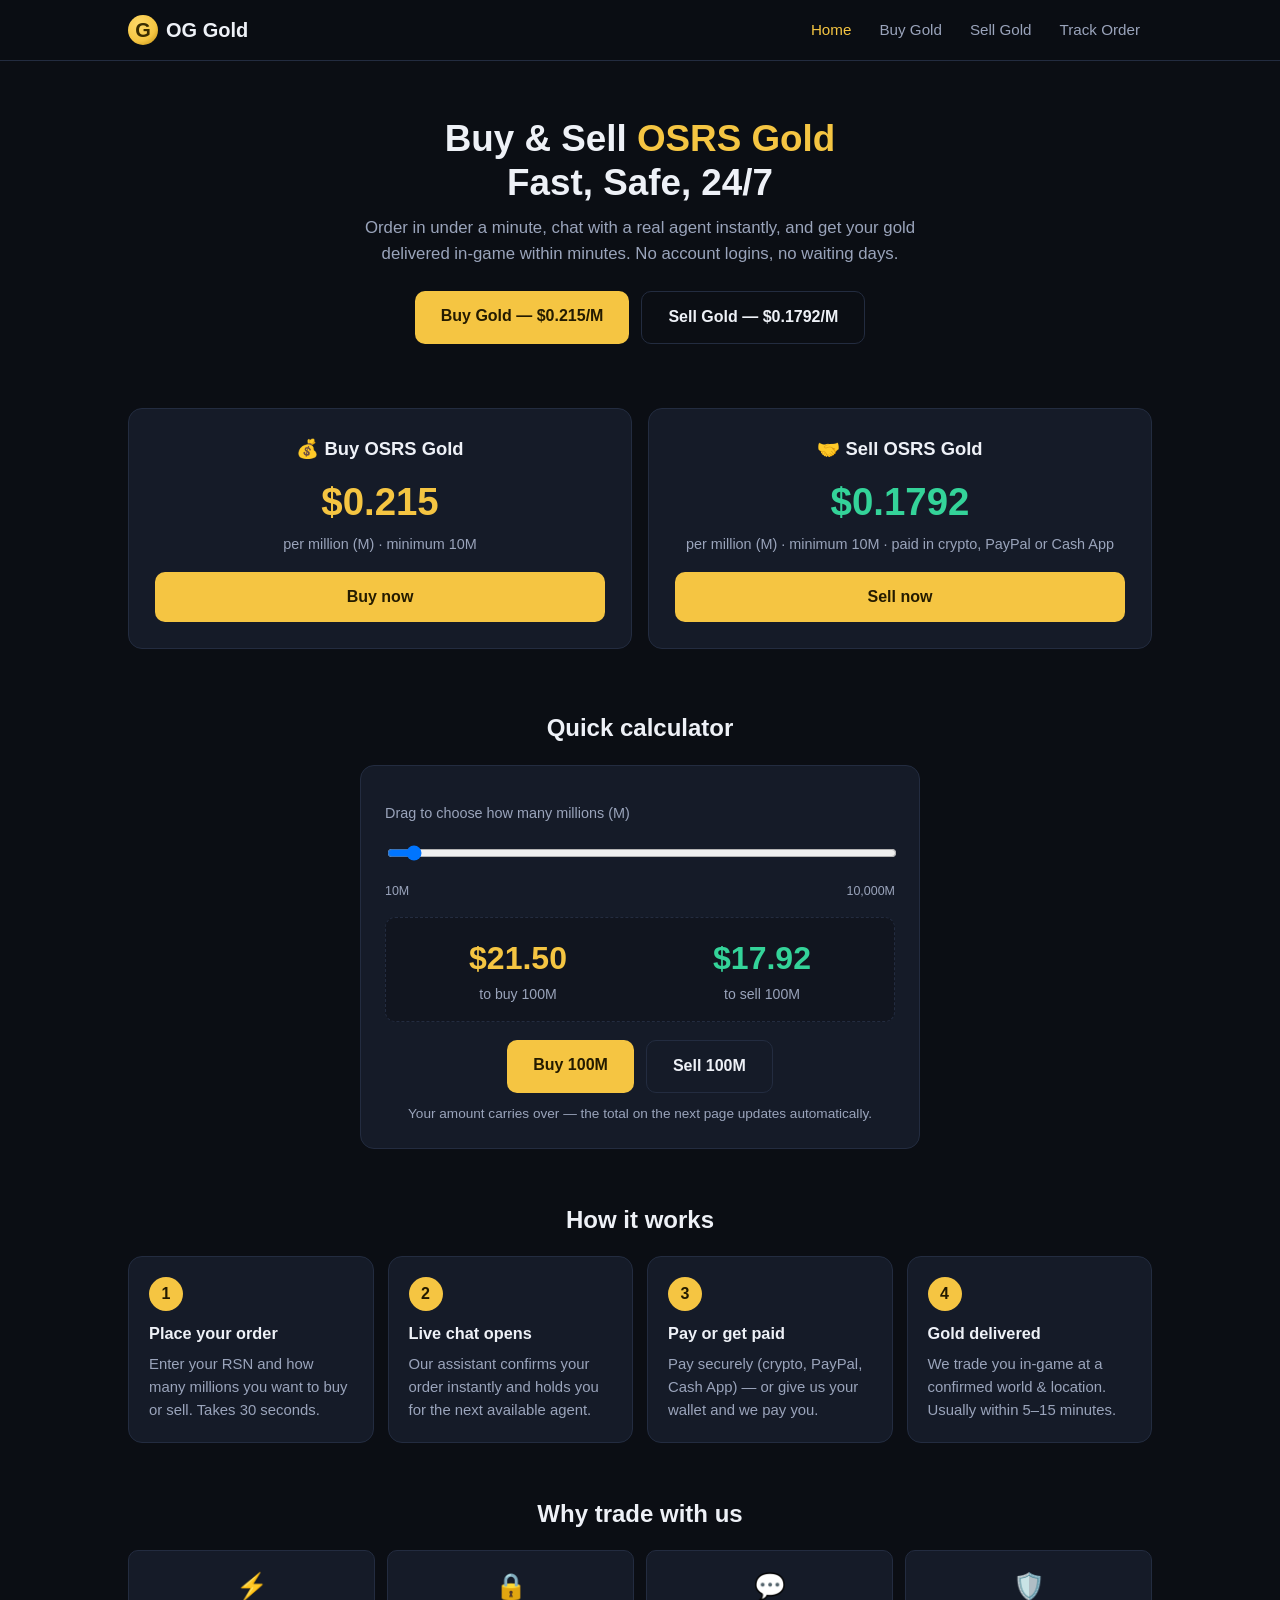
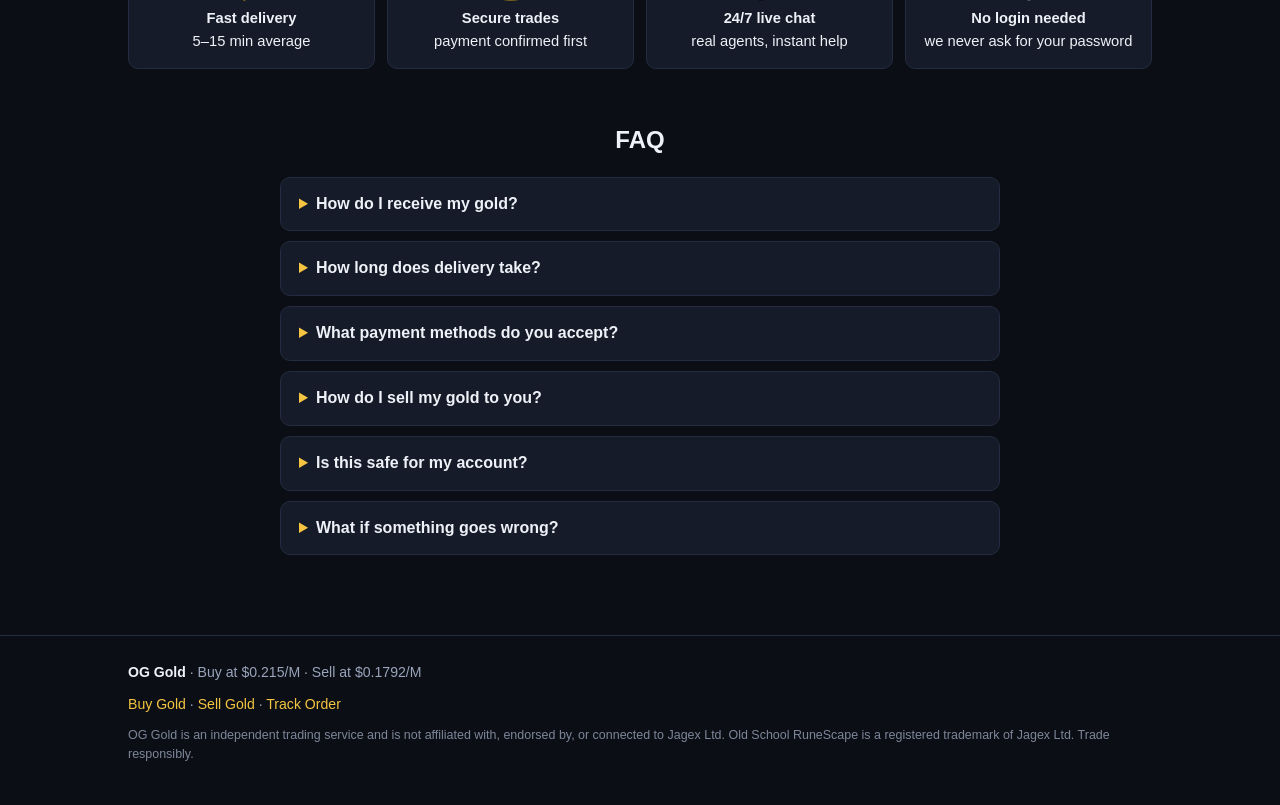
<file: index.html>
<!DOCTYPE html>
<html lang="en">
<head>
<meta charset="UTF-8" />
<meta name="viewport" content="width=device-width, initial-scale=1.0" />
<title>OG Gold — Buy & Sell OSRS Gold Fast | $0.215/M</title>
<meta name="description" content="Buy OSRS gold at $0.215/M or sell your gold at $0.1792/M. Fast in-game delivery, secure payment, 24/7 live chat support." />
<meta property="og:title" content="OG Gold — Buy & Sell OSRS Gold" />
<meta property="og:description" content="Buy at $0.215/M · Sell at $0.1792/M · Fast delivery · 24/7 live chat" />
<meta property="og:type" content="website" />
<link rel="icon" href="data:image/svg+xml,<svg xmlns='http://www.w3.org/2000/svg' viewBox='0 0 100 100'><circle cx='50' cy='50' r='46' fill='%23f5c542'/><text x='50' y='66' font-size='52' text-anchor='middle' font-weight='900' fill='%233a2c00'>G</text></svg>" />
<link rel="stylesheet" href="assets/css/style.css" />
</head>
<body>

<nav class="nav"><div class="wrap">
  <a class="logo" href="index.html"><span class="coin">G</span> OG Gold</a>
  <div class="nav-links">
    <a href="index.html" class="active">Home</a>
    <a href="buy.html">Buy Gold</a>
    <a href="sell.html">Sell Gold</a>
    <a href="track.html">Track Order</a>
  </div>
</div></nav>

<div class="wrap">
  <header class="hero">
    <h1>Buy &amp; Sell <span class="gold">OSRS Gold</span><br />Fast, Safe, 24/7</h1>
    <p>Order in under a minute, chat with a real agent instantly, and get your gold delivered in-game within minutes. No account logins, no waiting days.</p>
    <div class="hero-cta">
      <a class="btn" href="buy.html">Buy Gold — $0.215/M</a>
      <a class="btn ghost" href="sell.html">Sell Gold — $0.1792/M</a>
    </div>
  </header>

  <div class="prices">
    <div class="price-card">
      <h2>💰 Buy OSRS Gold</h2>
      <div class="rate">$0.215</div>
      <div class="per">per million (M) · minimum 10M</div>
      <a class="btn block" href="buy.html">Buy now</a>
    </div>
    <div class="price-card sell">
      <h2>🤝 Sell OSRS Gold</h2>
      <div class="rate">$0.1792</div>
      <div class="per">per million (M) · minimum 10M · paid in crypto, PayPal or Cash App</div>
      <a class="btn block" href="sell.html">Sell now</a>
    </div>
  </div>

  <section class="block">
    <h2>Quick calculator</h2>
    <div class="calc">
      <label for="homeM">Drag to choose how many millions (M)</label>
      <input id="homeM" type="range" min="10" max="10000" step="10" value="100" aria-label="Gold amount slider" />
      <div class="slider-labels"><span>10M</span><span>10,000M</span></div>
      <div class="out">
        <div style="display:flex; justify-content:space-around; gap:12px; flex-wrap:wrap">
          <div><div class="amt" id="homeBuyOut">$21.50</div><div class="sub">to buy <span id="homeMAmt">100</span>M</div></div>
          <div><div class="amt" id="homeSellOut" style="color:var(--green)">$17.92</div><div class="sub">to sell <span id="homeMAmt2">100</span>M</div></div>
        </div>
      </div>
      <div style="display:flex; gap:12px; margin-top:18px; flex-wrap:wrap; justify-content:center">
        <a class="btn" id="homeBuyBtn" href="buy.html?m=100">Buy 100M</a>
        <a class="btn ghost" id="homeSellBtn" href="sell.html?m=100">Sell 100M</a>
      </div>
      <div class="hint" style="margin-top:10px; text-align:center; color:var(--muted); font-size:.85rem">Your amount carries over — the total on the next page updates automatically.</div>
    </div>
  </section>

  <section class="block">
    <h2>How it works</h2>
    <div class="steps">
      <div class="step"><div class="n">1</div><h3>Place your order</h3><p>Enter your RSN and how many millions you want to buy or sell. Takes 30 seconds.</p></div>
      <div class="step"><div class="n">2</div><h3>Live chat opens</h3><p>Our assistant confirms your order instantly and holds you for the next available agent.</p></div>
      <div class="step"><div class="n">3</div><h3>Pay or get paid</h3><p>Pay securely (crypto, PayPal, Cash App) — or give us your wallet and we pay you.</p></div>
      <div class="step"><div class="n">4</div><h3>Gold delivered</h3><p>We trade you in-game at a confirmed world &amp; location. Usually within 5–15 minutes.</p></div>
    </div>
  </section>

  <section class="block">
    <h2>Why trade with us</h2>
    <div class="trust">
      <div class="t"><div class="ico">⚡</div><b>Fast delivery</b><br />5–15 min average</div>
      <div class="t"><div class="ico">🔒</div><b>Secure trades</b><br />payment confirmed first</div>
      <div class="t"><div class="ico">💬</div><b>24/7 live chat</b><br />real agents, instant help</div>
      <div class="t"><div class="ico">🛡️</div><b>No login needed</b><br />we never ask for your password</div>
    </div>
  </section>

  <section class="block">
    <h2>FAQ</h2>
    <div class="faq">
      <details><summary>How do I receive my gold?</summary><p>After your order, live chat opens and an agent confirms a world and in-game location (usually the Grand Exchange). You trade our mule — no account info ever needed.</p></details>
      <details><summary>How long does delivery take?</summary><p>Most orders complete within 5–15 minutes of payment confirmation. Large orders (1B+) may be split across a few trades.</p></details>
      <details><summary>What payment methods do you accept?</summary><p>Bitcoin, Ethereum, USDT, Litecoin, PayPal and Cash App. The agent shares the exact payment address inside live chat after your order.</p></details>
      <details><summary>How do I sell my gold to you?</summary><p>Go to Sell Gold, enter your RSN, the amount, and where to send your money. An agent confirms, you trade us the gold in-game, then we pay you.</p></details>
      <details><summary>Is this safe for my account?</summary><p>We trade using normal in-game trades, the same as trading any player. We never ask for your password or login — anyone who does is not us.</p></details>
      <details><summary>What if something goes wrong?</summary><p>Keep your ticket ID and message us in live chat immediately. Every order is tracked end-to-end and nothing is marked complete until you confirm.</p></details>
    </div>
  </section>
</div>

<footer><div class="wrap">
  <div><b style="color:var(--text)">OG Gold</b> · Buy at $0.215/M · Sell at $0.1792/M</div>
  <div><a href="buy.html">Buy Gold</a> · <a href="sell.html">Sell Gold</a> · <a href="track.html">Track Order</a></div>
  <div class="fine">OG Gold is an independent trading service and is not affiliated with, endorsed by, or connected to Jagex Ltd. Old School RuneScape is a registered trademark of Jagex Ltd. Trade responsibly.</div>
</div></footer>

<script src="assets/js/config.js?v=2"></script>
<script>
(function () {
  var s = document.getElementById("homeM");
  if (!s || typeof CONFIG === "undefined") return;
  function fmt(n) { return "$" + n.toFixed(2); }
  function upd() {
    var m = parseFloat(s.value) || 0;
    var ms = m.toLocaleString("en-US");
    document.getElementById("homeMAmt").textContent = ms;
    document.getElementById("homeMAmt2").textContent = ms;
    document.getElementById("homeBuyOut").textContent = fmt(m * CONFIG.BUY_PRICE_PER_M);
    document.getElementById("homeSellOut").textContent = fmt(m * CONFIG.SELL_PRICE_PER_M);
    var b = document.getElementById("homeBuyBtn"), sl = document.getElementById("homeSellBtn");
    b.href = "buy.html?m=" + m; b.textContent = "Buy " + ms + "M";
    sl.href = "sell.html?m=" + m; sl.textContent = "Sell " + ms + "M";
  }
  s.addEventListener("input", upd);
  upd();
})();
</script>

</body>
</html>
</file>
<file: assets/css/style.css>
/* ULJR Gold — dark theme, gold accents, mobile-first */
:root {
  --bg: #0b0e14;
  --bg2: #11151f;
  --card: #151b28;
  --line: #232c40;
  --text: #eef1f7;
  --muted: #9aa4bb;
  --gold: #f5c542;
  --gold2: #ffd968;
  --green: #34d399;
  --red: #f87171;
  --blue: #60a5fa;
  --radius: 14px;
}
* { box-sizing: border-box; }
html { scroll-behavior: smooth; }
body {
  margin: 0; background: var(--bg); color: var(--text);
  font-family: -apple-system, BlinkMacSystemFont, "Segoe UI", Roboto, Inter, Arial, sans-serif;
  line-height: 1.55;
}
a { color: var(--gold); text-decoration: none; }
a:hover { text-decoration: underline; }
.wrap { max-width: 1060px; margin: 0 auto; padding: 0 18px; }

/* nav */
.nav { position: sticky; top: 0; z-index: 50; background: rgba(11,14,20,.92); backdrop-filter: blur(8px); border-bottom: 1px solid var(--line); }
.nav .wrap { display: flex; align-items: center; gap: 14px; height: 60px; }
.logo { font-weight: 800; font-size: 1.25rem; color: var(--text); display: flex; align-items: center; gap: 8px; }
.logo .coin { width: 30px; height: 30px; border-radius: 50%;
  background: radial-gradient(circle at 35% 30%, var(--gold2), var(--gold) 60%, #b8860b);
  display: inline-flex; align-items: center; justify-content: center; color: #3a2c00; font-weight: 900; }
.logo:hover { text-decoration: none; }
.nav-links { margin-left: auto; display: flex; gap: 4px; align-items: center; }
.nav-links a { color: var(--muted); padding: 8px 12px; border-radius: 8px; font-size: .95rem; }
.nav-links a:hover { color: var(--text); background: var(--bg2); text-decoration: none; }
.nav-links a.active { color: var(--gold); }

/* buttons */
.btn { display: inline-block; border: 0; cursor: pointer; font-weight: 700; font-size: 1rem;
  padding: 13px 26px; border-radius: 10px; background: var(--gold); color: #241b00; transition: transform .08s; }
.btn:hover { filter: brightness(1.06); text-decoration: none; }
.btn:active { transform: scale(.98); }
.btn.ghost { background: transparent; border: 1px solid var(--line); color: var(--text); }
.btn.small { padding: 8px 14px; font-size: .88rem; }
.btn.block { width: 100%; }
.btn:disabled { opacity: .55; cursor: not-allowed; }

/* hero */
.hero { padding: 56px 0 30px; text-align: center; }
.hero h1 { font-size: 2.3rem; margin: 0 0 10px; line-height: 1.2; }
.hero h1 .gold { color: var(--gold); }
.hero p { color: var(--muted); max-width: 620px; margin: 0 auto 24px; font-size: 1.05rem; }
.hero-cta { display: flex; gap: 12px; justify-content: center; flex-wrap: wrap; }

/* price cards */
.prices { display: grid; grid-template-columns: 1fr; gap: 16px; margin: 34px 0; }
@media (min-width: 640px) { .prices { grid-template-columns: 1fr 1fr; } }
.price-card { background: var(--card); border: 1px solid var(--line); border-radius: var(--radius); padding: 26px; text-align: center; }
.price-card h2 { margin: 0 0 6px; font-size: 1.15rem; }
.price-card .rate { font-size: 2.4rem; font-weight: 800; color: var(--gold); margin: 8px 0 2px; }
.price-card .per { color: var(--muted); font-size: .9rem; margin-bottom: 16px; }
.price-card.sell .rate { color: var(--green); }

/* sections */
section.block { padding: 26px 0; }
section.block h2 { text-align: center; margin: 0 0 18px; font-size: 1.5rem; }
.steps { display: grid; grid-template-columns: 1fr; gap: 14px; }
@media (min-width: 640px) { .steps { grid-template-columns: repeat(4, 1fr); } }
.step { background: var(--card); border: 1px solid var(--line); border-radius: var(--radius); padding: 20px; }
.step .n { width: 34px; height: 34px; border-radius: 50%; background: var(--gold); color: #241b00;
  font-weight: 800; display: flex; align-items: center; justify-content: center; margin-bottom: 10px; }
.step h3 { margin: 0 0 6px; font-size: 1.02rem; }
.step p { margin: 0; color: var(--muted); font-size: .93rem; }

/* calculator */
.calc { background: var(--card); border: 1px solid var(--line); border-radius: var(--radius); padding: 24px; max-width: 560px; margin: 0 auto; }
.calc label { display: block; font-size: .9rem; color: var(--muted); margin: 12px 0 6px; }
.calc input, .calc select, .form input, .form select, .form textarea {
  width: 100%; padding: 12px 14px; border-radius: 10px; border: 1px solid var(--line);
  background: var(--bg2); color: var(--text); font-size: 1rem; }
.calc input:focus, .form input:focus, .form select:focus, .form textarea:focus { outline: 2px solid var(--gold); border-color: var(--gold); }
.calc .out { margin-top: 16px; background: var(--bg2); border: 1px dashed var(--line); border-radius: 10px; padding: 16px; text-align: center; }
.calc .out .amt { font-size: 2rem; font-weight: 800; color: var(--gold); }
.calc .out .sub { color: var(--muted); font-size: .88rem; }
#mSlider { width: 100%; margin: 14px 0 2px; accent-color: var(--gold); cursor: pointer; height: 28px; }
.slider-labels { display: flex; justify-content: space-between; font-size: .78rem; color: var(--muted); }

/* forms */
.form { background: var(--card); border: 1px solid var(--line); border-radius: var(--radius); padding: 24px; max-width: 560px; margin: 0 auto; }
.form label { display: block; font-size: .9rem; color: var(--muted); margin: 14px 0 6px; }
.form .row2 { display: grid; grid-template-columns: 1fr; gap: 0 14px; }
@media (min-width: 560px) { .form .row2 { grid-template-columns: 1fr 1fr; } }
.form .hint { font-size: .82rem; color: var(--muted); margin-top: 4px; }
.form .err { color: var(--red); font-size: .88rem; margin-top: 10px; min-height: 1.2em; }
.total-bar { margin: 18px 0 6px; background: var(--bg2); border: 1px solid var(--line); border-radius: 10px; padding: 14px 16px; display: flex; justify-content: space-between; align-items: center; }
.total-bar .t { font-size: 1.5rem; font-weight: 800; color: var(--gold); }

/* faq */
.faq { max-width: 720px; margin: 0 auto; }
.faq details { background: var(--card); border: 1px solid var(--line); border-radius: 10px; margin-bottom: 10px; padding: 14px 18px; }
.faq summary { cursor: pointer; font-weight: 700; }
.faq summary::marker { color: var(--gold); }
.faq p { color: var(--muted); margin: 10px 0 4px; }

/* trust */
.trust { display: grid; grid-template-columns: 1fr 1fr; gap: 12px; margin-top: 8px; }
@media (min-width: 640px) { .trust { grid-template-columns: repeat(4, 1fr); } }
.trust .t { background: var(--card); border: 1px solid var(--line); border-radius: 10px; padding: 16px; text-align: center; font-size: .92rem; }
.trust .t .ico { font-size: 1.6rem; }

/* footer */
footer { border-top: 1px solid var(--line); margin-top: 44px; padding: 26px 0 40px; color: var(--muted); font-size: .88rem; }
footer .wrap { display: flex; flex-direction: column; gap: 10px; }
footer .fine { font-size: .78rem; opacity: .8; }

/* success / ticket */
.success { background: var(--card); border: 1px solid var(--green); border-radius: var(--radius); padding: 24px; max-width: 560px; margin: 0 auto; text-align: center; }
.success .tid { font-family: ui-monospace, monospace; background: var(--bg2); border: 1px dashed var(--line);
  border-radius: 8px; padding: 10px 14px; display: inline-block; margin: 12px 0; word-break: break-all; }
.copybtn { margin-left: 8px; }

/* ---------- chat widget ---------- */
#chat-fab { position: fixed; right: 18px; bottom: 18px; z-index: 1000; width: 60px; height: 60px; border-radius: 50%;
  background: var(--gold); color: #241b00; border: 0; font-size: 1.7rem; cursor: pointer;
  box-shadow: 0 8px 28px rgba(245,197,66,.35); display: flex; align-items: center; justify-content: center; }
#chat-fab .dot { position: absolute; top: 2px; right: 2px; width: 14px; height: 14px; border-radius: 50%; background: var(--red); border: 2px solid var(--bg); display: none; }
#chat-fab .dot.on { display: block; }
#chat-panel { position: fixed; right: 18px; bottom: 90px; z-index: 1000; width: min(380px, calc(100vw - 36px)); height: min(560px, calc(100dvh - 130px));
  background: var(--bg2); border: 1px solid var(--line); border-radius: 16px; display: none; flex-direction: column; overflow: hidden;
  box-shadow: 0 20px 60px rgba(0,0,0,.55); }
#chat-panel.open { display: flex; }
.chat-head { background: var(--card); border-bottom: 1px solid var(--line); padding: 12px 14px; display: flex; align-items: center; gap: 10px; }
.chat-head .av { width: 36px; height: 36px; border-radius: 50%; background: var(--gold); color: #241b00; font-weight: 900; display: flex; align-items: center; justify-content: center; }
.chat-head .tt { font-weight: 700; font-size: .95rem; }
.chat-head .st { font-size: .78rem; color: var(--muted); display: flex; align-items: center; gap: 6px; }
.chat-head .st .pulse { width: 8px; height: 8px; border-radius: 50%; background: var(--green); animation: pl 1.6s infinite; }
@keyframes pl { 50% { opacity: .35; } }
.chat-head .x { margin-left: auto; background: none; border: 0; color: var(--muted); font-size: 1.3rem; cursor: pointer; }
#chat-msgs { flex: 1; overflow-y: auto; padding: 14px; display: flex; flex-direction: column; gap: 10px; }
.msg { max-width: 82%; padding: 10px 13px; border-radius: 14px; font-size: .93rem; line-height: 1.45; word-wrap: break-word; }
.msg .who { font-size: .72rem; opacity: .65; margin-bottom: 3px; font-weight: 700; }
.msg.customer { align-self: flex-end; background: var(--gold); color: #241b00; border-bottom-right-radius: 4px; }
.msg.agent { align-self: flex-start; background: var(--card); border: 1px solid var(--line); border-bottom-left-radius: 4px; }
.msg.bot { align-self: flex-start; background: #1b2340; border: 1px solid #2c3a66; border-bottom-left-radius: 4px; }
.msg.system { align-self: center; background: transparent; color: var(--muted); font-size: .8rem; text-align: center; max-width: 95%; }
.chat-input { border-top: 1px solid var(--line); padding: 10px; display: flex; gap: 8px; background: var(--card); }
.chat-input input { flex: 1; padding: 11px 13px; border-radius: 10px; border: 1px solid var(--line); background: var(--bg2); color: var(--text); font-size: .95rem; }
.chat-input input:focus { outline: 2px solid var(--gold); }
.chat-input button { background: var(--gold); border: 0; border-radius: 10px; padding: 0 18px; font-weight: 800; color: #241b00; cursor: pointer; }
.chat-status { padding: 8px 14px; font-size: .78rem; color: var(--muted); border-top: 1px solid var(--line); background: var(--bg2); }
.status-pill { display: inline-block; padding: 2px 10px; border-radius: 20px; font-size: .75rem; font-weight: 700; }
.status-pill.pending { background: #3a2f10; color: var(--gold); }
.status-pill.active { background: #0f3a2a; color: var(--green); }
.status-pill.closed { background: #2a2f3a; color: var(--muted); }

/* ---------- admin ---------- */
.admin-shell { display: grid; grid-template-columns: 1fr; gap: 16px; margin-top: 18px; }
@media (min-width: 860px) { .admin-shell { grid-template-columns: 340px 1fr; } }
.ticket-list { display: flex; flex-direction: column; gap: 10px; max-height: 70vh; overflow-y: auto; }
.ticket-item { background: var(--card); border: 1px solid var(--line); border-radius: 10px; padding: 12px 14px; cursor: pointer; text-align: left; width: 100%; color: var(--text); font-size: .9rem; }
.ticket-item:hover { border-color: var(--gold); }
.ticket-item.sel { border-color: var(--gold); box-shadow: 0 0 0 1px var(--gold); }
.ticket-item .top { display: flex; justify-content: space-between; align-items: center; margin-bottom: 6px; }
.ticket-item .amt { font-weight: 800; color: var(--gold); }
.badge { font-size: .7rem; font-weight: 800; padding: 2px 8px; border-radius: 6px; }
.badge.buy { background: #0f3a2a; color: var(--green); }
.badge.sell { background: #3a2f10; color: var(--gold); }
.admin-chat { background: var(--bg2); border: 1px solid var(--line); border-radius: var(--radius); display: flex; flex-direction: column; height: 70vh; overflow: hidden; }
.admin-chat .msgs { flex: 1; overflow-y: auto; padding: 16px; display: flex; flex-direction: column; gap: 10px; }
.canned { display: flex; gap: 8px; flex-wrap: wrap; padding: 10px 12px; border-top: 1px solid var(--line); }
.canned button { background: var(--card); border: 1px solid var(--line); color: var(--text); border-radius: 8px; padding: 7px 11px; font-size: .8rem; cursor: pointer; }
.canned button:hover { border-color: var(--gold); }
.admin-actions { display: flex; gap: 8px; padding: 10px 12px; border-top: 1px solid var(--line); }
.login-card { max-width: 420px; margin: 60px auto; }
.demo-banner { background: #3a2f10; border: 1px solid var(--gold); color: var(--gold2); border-radius: 10px; padding: 12px 16px; margin: 16px 0; font-size: .9rem; }
.empty { text-align: center; color: var(--muted); padding: 40px 20px; }
.time { color: var(--muted); font-size: .78rem; }
</file>
